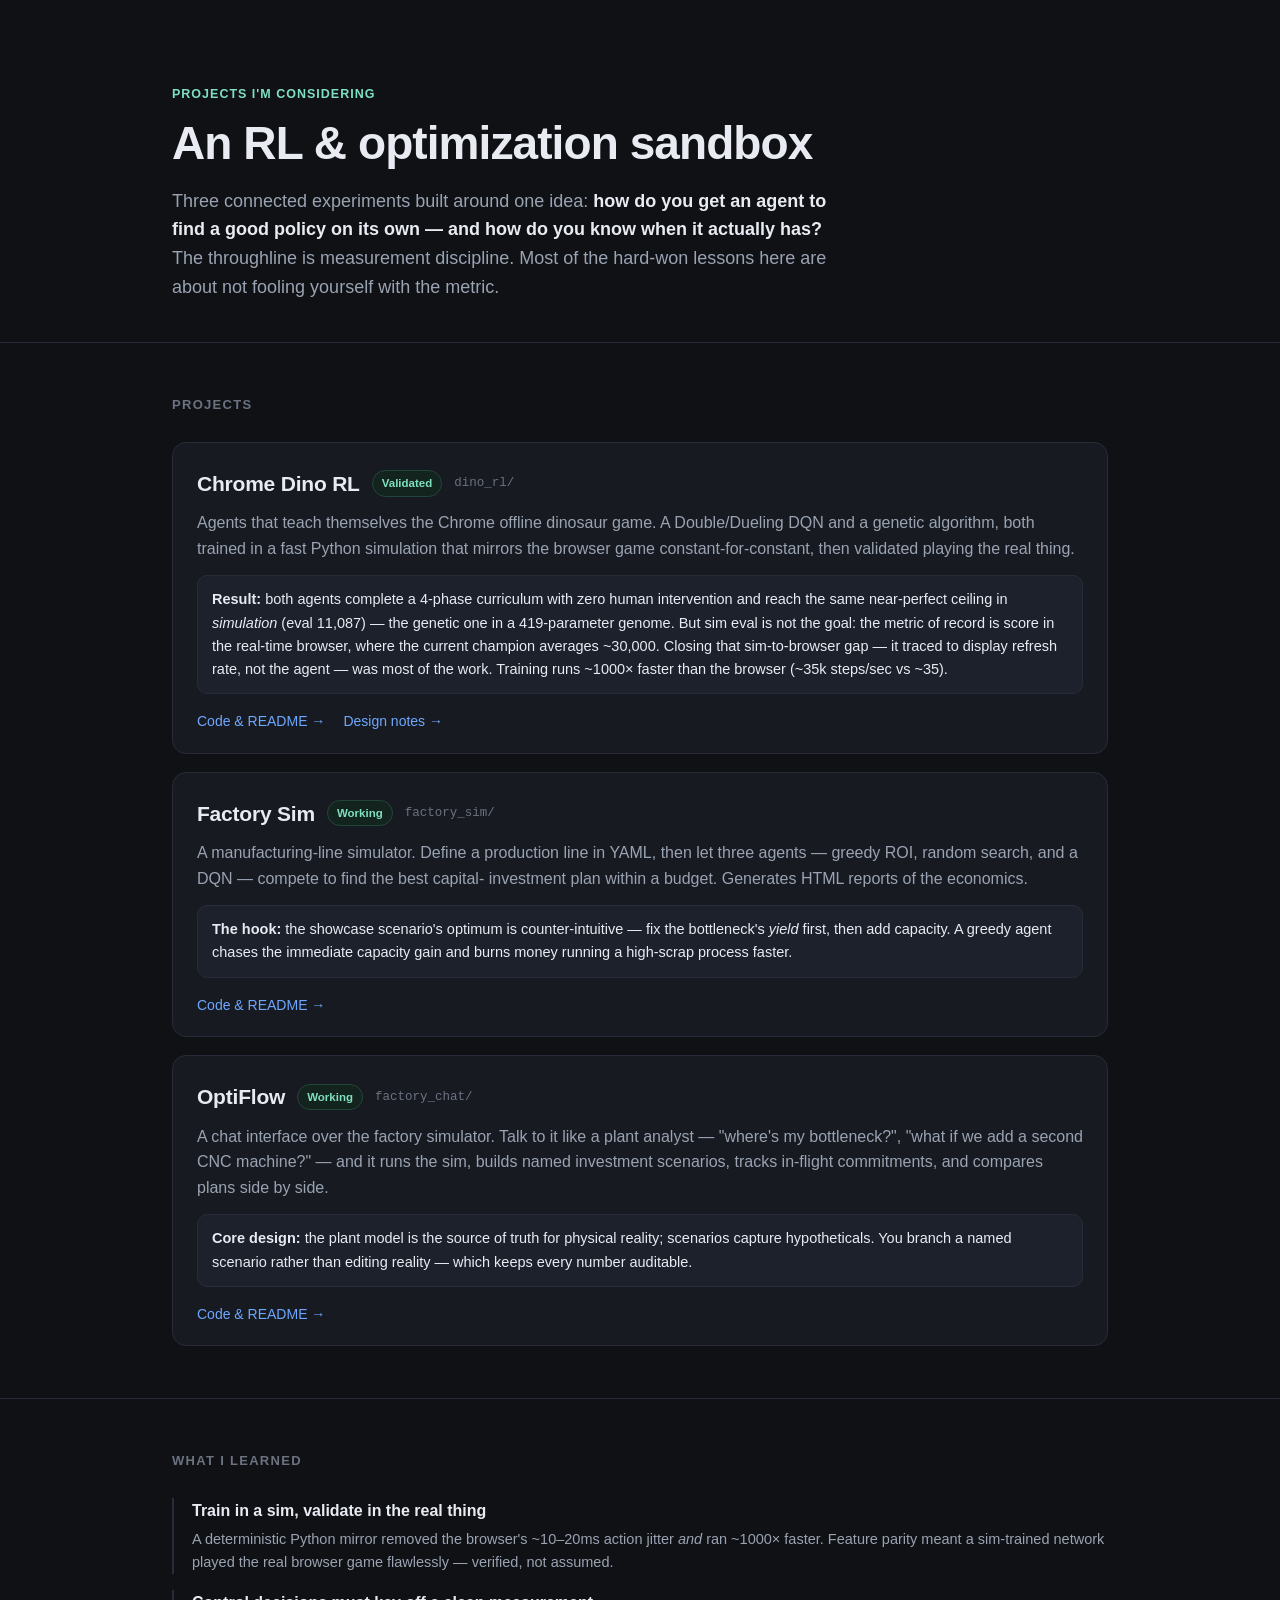
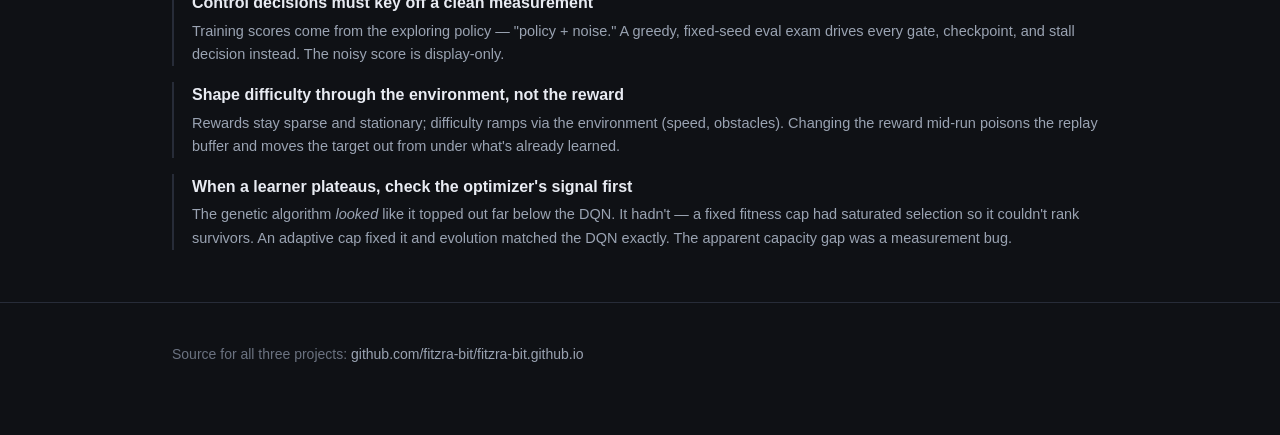
<file: index.html>
<!DOCTYPE html>
<html lang="en">
<head>
<meta charset="utf-8">
<meta name="viewport" content="width=device-width, initial-scale=1">
<title>Projects — RL &amp; Optimization Sandbox</title>
<meta name="description" content="A small collection of reinforcement-learning and optimization projects, built around one idea: how do you get an agent to find a good policy on its own — and how do you know when it actually has?">
<style>
  :root{
    --bg:#0f1115; --panel:#171a21; --panel-2:#1d212b; --line:#272c38;
    --ink:#e8ebf2; --muted:#9aa3b2; --faint:#6b7280;
    --accent:#6ea8fe; --accent-2:#7ee0c0; --warn:#f6c177;
    --maxw:980px;
  }
  *{box-sizing:border-box}
  html{scroll-behavior:smooth}
  body{
    margin:0; background:var(--bg); color:var(--ink);
    font:16px/1.6 -apple-system,BlinkMacSystemFont,"Segoe UI",Roboto,Helvetica,Arial,sans-serif;
    -webkit-font-smoothing:antialiased;
  }
  a{color:var(--accent); text-decoration:none}
  a:hover{text-decoration:underline}
  .wrap{max-width:var(--maxw); margin:0 auto; padding:0 22px}
  code{font:13px/1.4 ui-monospace,SFMono-Regular,Menlo,Consolas,monospace;
    background:var(--panel-2); border:1px solid var(--line);
    padding:1px 6px; border-radius:5px; color:var(--accent-2)}

  /* hero */
  header{padding:84px 0 40px; border-bottom:1px solid var(--line)}
  .eyebrow{color:var(--accent-2); font-weight:600; letter-spacing:.08em;
    text-transform:uppercase; font-size:12.5px; margin:0 0 14px}
  h1{font-size:clamp(30px,5vw,46px); line-height:1.1; margin:0 0 18px; letter-spacing:-.02em}
  .lede{font-size:18px; color:var(--muted); max-width:660px; margin:0}
  .lede strong{color:var(--ink); font-weight:600}

  /* section */
  section{padding:52px 0; border-bottom:1px solid var(--line)}
  h2{font-size:13px; letter-spacing:.1em; text-transform:uppercase;
    color:var(--faint); margin:0 0 26px; font-weight:700}

  /* cards */
  .grid{display:grid; gap:18px}
  .card{background:var(--panel); border:1px solid var(--line); border-radius:14px;
    padding:24px 24px 20px; transition:border-color .15s, transform .15s}
  .card:hover{border-color:#39414f; transform:translateY(-2px)}
  .card .top{display:flex; align-items:center; gap:12px; flex-wrap:wrap; margin-bottom:10px}
  .card h3{font-size:21px; margin:0; letter-spacing:-.01em}
  .badge{font-size:11.5px; font-weight:600; padding:3px 9px; border-radius:999px;
    border:1px solid var(--line); color:var(--muted); white-space:nowrap}
  .badge.ok{color:var(--accent-2); border-color:#23463c; background:#13231d}
  .tag{font-size:12.5px; color:var(--faint); font-family:ui-monospace,monospace}
  .card p{color:var(--muted); margin:.4em 0 0}
  .result{margin-top:14px; padding:12px 14px; background:var(--panel-2);
    border:1px solid var(--line); border-radius:10px; font-size:14.5px}
  .result b{color:var(--ink)}
  .links{margin-top:16px; display:flex; gap:18px; font-size:14px}
  .links a{display:inline-flex; align-items:center; gap:6px}

  /* learnings */
  .learn{display:grid; gap:16px}
  .learn .item{padding-left:18px; border-left:2px solid var(--line)}
  .learn h4{margin:0 0 4px; font-size:16px}
  .learn p{margin:0; color:var(--muted); font-size:14.5px}

  footer{padding:40px 0 70px; color:var(--faint); font-size:14px}
  footer a{color:var(--muted)}

  @media (max-width:560px){ header{padding:56px 0 32px} }
</style>
</head>
<body>

<header>
  <div class="wrap">
    <p class="eyebrow">Projects I'm considering</p>
    <h1>An RL &amp; optimization sandbox</h1>
    <p class="lede">Three connected experiments built around one idea: <strong>how do you get
    an agent to find a good policy on its own — and how do you know when it actually has?</strong>
    The throughline is measurement discipline. Most of the hard-won lessons here are about
    not fooling yourself with the metric.</p>
  </div>
</header>

<section>
  <div class="wrap">
    <h2>Projects</h2>
    <div class="grid">

      <div class="card">
        <div class="top">
          <h3>Chrome Dino RL</h3>
          <span class="badge ok">Validated</span>
          <span class="tag">dino_rl/</span>
        </div>
        <p>Agents that teach themselves the Chrome offline dinosaur game. A Double/Dueling DQN
        and a genetic algorithm, both trained in a fast Python simulation that mirrors the
        browser game constant-for-constant, then validated playing the real thing.</p>
        <div class="result">
          <b>Result:</b> both agents complete a 4-phase curriculum with zero human
          intervention and reach the same near-perfect ceiling in <i>simulation</i>
          (eval&nbsp;11,087) — the genetic one in a 419-parameter genome. But sim
          eval is not the goal: the metric of record is score in the real-time
          browser, where the current champion averages ~30,000. Closing that
          sim-to-browser gap — it traced to display refresh rate, not the agent —
          was most of the work. Training runs ~1000× faster than the browser
          (~35k&nbsp;steps/sec vs ~35).
        </div>
        <div class="links">
          <a href="https://github.com/fitzra-bit/fitzra-bit.github.io/tree/main/dino_rl">Code &amp; README →</a>
          <a href="https://github.com/fitzra-bit/fitzra-bit.github.io/blob/main/dino_rl/OVERHAUL.md">Design notes →</a>
        </div>
      </div>

      <div class="card">
        <div class="top">
          <h3>Factory Sim</h3>
          <span class="badge ok">Working</span>
          <span class="tag">factory_sim/</span>
        </div>
        <p>A manufacturing-line simulator. Define a production line in YAML, then let three
        agents — greedy ROI, random search, and a DQN — compete to find the best capital-
        investment plan within a budget. Generates HTML reports of the economics.</p>
        <div class="result">
          <b>The hook:</b> the showcase scenario's optimum is counter-intuitive — fix the
          bottleneck's <i>yield</i> first, then add capacity. A greedy agent chases the
          immediate capacity gain and burns money running a high-scrap process faster.
        </div>
        <div class="links">
          <a href="https://github.com/fitzra-bit/fitzra-bit.github.io/tree/main/factory_sim">Code &amp; README →</a>
        </div>
      </div>

      <div class="card">
        <div class="top">
          <h3>OptiFlow</h3>
          <span class="badge ok">Working</span>
          <span class="tag">factory_chat/</span>
        </div>
        <p>A chat interface over the factory simulator. Talk to it like a plant analyst —
        "where's my bottleneck?", "what if we add a second CNC machine?" — and it runs the
        sim, builds named investment scenarios, tracks in-flight commitments, and compares
        plans side by side.</p>
        <div class="result">
          <b>Core design:</b> the plant model is the source of truth for physical reality;
          scenarios capture hypotheticals. You branch a named scenario rather than editing
          reality — which keeps every number auditable.
        </div>
        <div class="links">
          <a href="https://github.com/fitzra-bit/fitzra-bit.github.io/tree/main/factory_chat">Code &amp; README →</a>
        </div>
      </div>

    </div>
  </div>
</section>

<section>
  <div class="wrap">
    <h2>What I learned</h2>
    <div class="learn">
      <div class="item">
        <h4>Train in a sim, validate in the real thing</h4>
        <p>A deterministic Python mirror removed the browser's ~10–20ms action jitter
        <em>and</em> ran ~1000× faster. Feature parity meant a sim-trained network played the
        real browser game flawlessly — verified, not assumed.</p>
      </div>
      <div class="item">
        <h4>Control decisions must key off a clean measurement</h4>
        <p>Training scores come from the exploring policy — "policy + noise." A greedy,
        fixed-seed eval exam drives every gate, checkpoint, and stall decision instead. The
        noisy score is display-only.</p>
      </div>
      <div class="item">
        <h4>Shape difficulty through the environment, not the reward</h4>
        <p>Rewards stay sparse and stationary; difficulty ramps via the environment (speed,
        obstacles). Changing the reward mid-run poisons the replay buffer and moves the
        target out from under what's already learned.</p>
      </div>
      <div class="item">
        <h4>When a learner plateaus, check the optimizer's signal first</h4>
        <p>The genetic algorithm <em>looked</em> like it topped out far below the DQN. It hadn't —
        a fixed fitness cap had saturated selection so it couldn't rank survivors. An adaptive
        cap fixed it and evolution matched the DQN exactly. The apparent capacity gap was a
        measurement bug.</p>
      </div>
    </div>
  </div>
</section>

<footer>
  <div class="wrap">
    Source for all three projects:
    <a href="https://github.com/fitzra-bit/fitzra-bit.github.io">github.com/fitzra-bit/fitzra-bit.github.io</a>
  </div>
</footer>

</body>
</html>
</file>
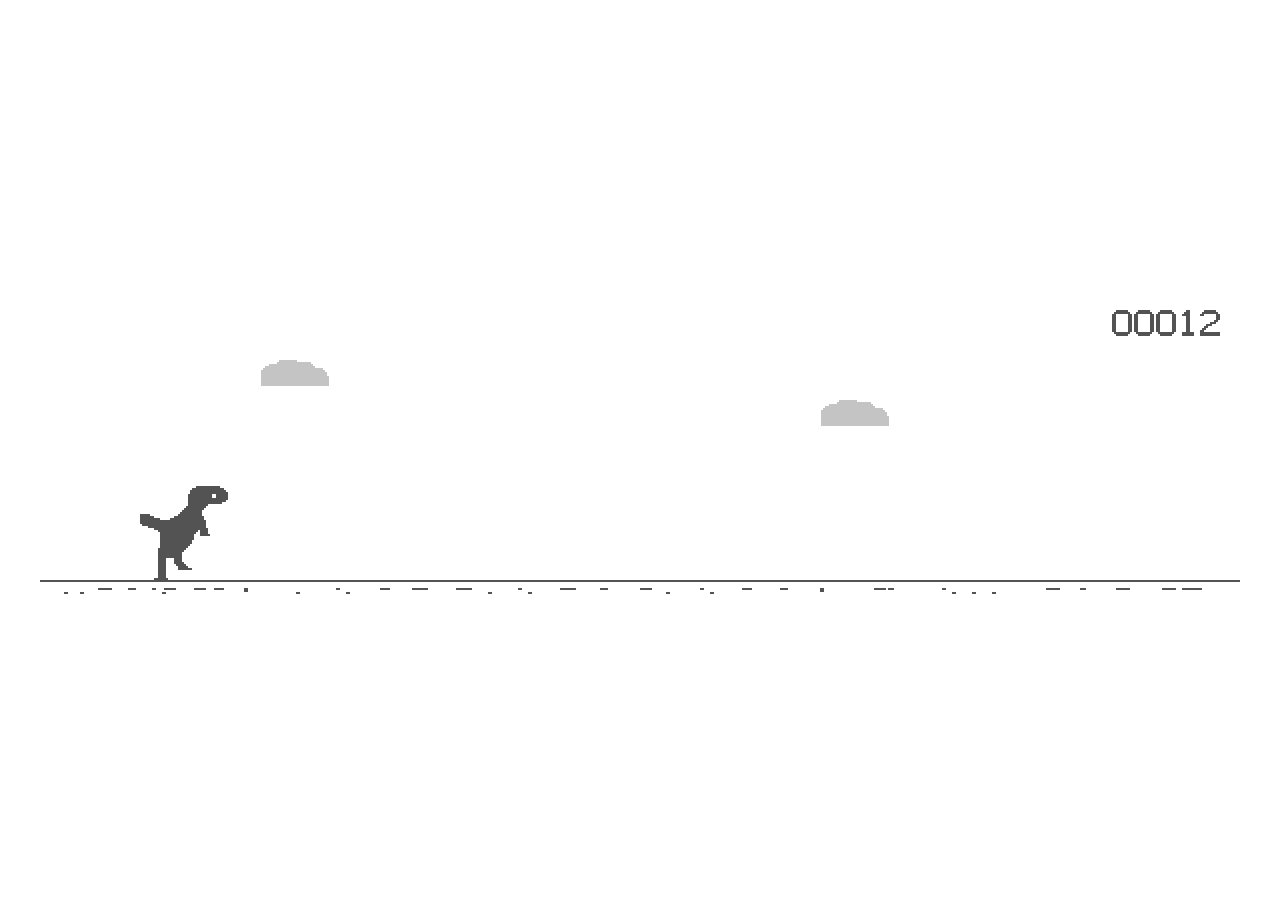
<file: dino_rl/game/dino.html>
<!DOCTYPE html>
<html>
<head>
<meta charset="UTF-8">
<title>Dino RL</title>
<style>
* { margin:0; padding:0; box-sizing:border-box; }
body { background:#fff; display:flex; align-items:center; justify-content:center; height:100vh; }
#wrap { position:relative; }
canvas { display:block; image-rendering: pixelated; }
</style>
</head>
<body>
<div id="wrap"><canvas id="c" width="1200" height="300"></canvas></div>
<script>
(function(){
"use strict";

// ════════════════════════════════════════════════════════════════════
//  Chrome Dino clone — physics & pace match the original Chromium
//  offline game (components/neterror/resources/offline.js).
//
//  Simulation runs in the ORIGINAL coordinate space: 600 × 150,
//  ground line at y=140 (BOTTOM_PAD 10), tRex ground yPos = 93.
//  Rendered at 2× scale onto a 1200×300 canvas.
//
//  The Runner.instance_ API matches what game/chrome_driver.py reads,
//  so the RL driver works unchanged.
//
//  Curriculum control via URL params (no file edits between phases):
//    ?birds=0|1        allow pterodactyls           (default 1)
//    ?birdmin=8.5      min speed before birds spawn (default 8.5, original)
//    ?maxspeed=13      speed cap                    (default 13, original)
//    ?accel=0.001      acceleration per frame       (default 0.001, original)
//  Example Phase-1 URL:  dino.html?birds=0
// ════════════════════════════════════════════════════════════════════

// ── URL-param curriculum config ──────────────────────────────────────
const Q = new URLSearchParams(location.search);
const ALLOW_BIRDS    = Q.get('birds')    !== '0';
const BIRD_MIN_SPEED = parseFloat(Q.get('birdmin')  || '8.5');
const MAX_SPEED      = parseFloat(Q.get('maxspeed') || '13');
const ACCELERATION   = parseFloat(Q.get('accel')    || '0.001');

// ── Original game constants ──────────────────────────────────────────
const W = 600, H = 150;            // simulation space (original)
const SCALE = 2;                   // render scale
const MS_PER_FRAME = 1000 / 60;    // physics normalised to 60fps frames
const BOTTOM_PAD   = 10;
const GROUND_LINE  = H - BOTTOM_PAD;        // 140 — feet / cactus base
const GRAVITY      = 0.6;
const INITIAL_JUMP_VELOCITY = -10;          // minus speed/10 at takeoff
const DROP_VELOCITY = -5;                   // ascent cap after max height
const MAX_JUMP_Y    = 30;                   // yPos above which ascent is capped
const SPEED_DROP_COEFFICIENT = 3;           // fast-fall multiplier (duck in air)
const INITIAL_SPEED = 6;
const GAP_COEFFICIENT = 0.6;
const MAX_GAP_COEFFICIENT = 1.5;
const MAX_OBSTACLE_LENGTH = 3;              // cactus group size
const MAX_OBSTACLE_DUPLICATION = 2;         // no 3 identical in a row
const CLEAR_TIME = 3000;                    // ms before first obstacle

// tRex dimensions (original sprite sizes)
const TREX = { X: 50, W: 44, H: 47, W_DUCK: 59, H_DUCK: 25 };
const TREX_GROUND_Y = GROUND_LINE - TREX.H;   // 93 — matches chrome_driver default

// Obstacle type definitions (original obstacle config)
const OB_TYPES = {
  CACTUS_SMALL: { w: 17, h: 35, yPos: 105, minGap: 120, multipleSpeed: 4 },
  CACTUS_LARGE: { w: 25, h: 50, yPos: 90,  minGap: 120, multipleSpeed: 7 },
  PTERODACTYL:  { w: 46, h: 40, yPositions: [100, 75, 50], minGap: 150,
                  minSpeed: BIRD_MIN_SPEED, speedOffset: 0.8 },
};

// ── Pixel-art sprites ────────────────────────────────────────────────
// Cell = 1 game px. '#' = body colour. Hand-drawn to match the
// original silhouettes at original sizes.

// Parse a sprite string → {w, h, rows}, padded/truncated to the declared size.
//
// NEVER throws, not even on a malformed sprite. bmp() runs at module scope,
// upstream of `window.Runner = {instance_: runner}`; a throw here would abort
// the IIFE, Runner would never exist, and chrome_driver.py swallows the
// resulting injection error — every episode would silently score zero with no
// stack trace anywhere. A console warning is the only safe failure mode.
function bmp(rows, w, h) {
  const mw = Math.max(...rows.map(r => r.length));
  w = w || mw;
  h = h || rows.length;
  if (mw > w || rows.length !== h) {
    console.warn('[dino sprite] declared ' + w + 'x' + h +
                 ', measured ' + mw + 'x' + rows.length);
  }
  const padded = rows.map(r =>
    r.length < w ? r + '.'.repeat(w - r.length) : r.slice(0, w));
  // h always follows rows.length so renderSprite's y < b.h loop cannot read
  // an undefined row even if the declared height disagrees.
  return { w: w, h: rows.length, rows: padded };
}

// T-Rex standing/running body 44×47 — head right, tail left.
const DINO_BODY = bmp([   // T-Rex body 44x34 — legs blit at LEG_OFFSET_Y below this
"............................############....",
"..........................################..",
".........................##################.",
".........................###################",
"........................############..######",
"........................############..######",
"........................####################",
"........................###################.",
"........................#################...",
"........................##########..........",
".......................##########...........",
"......................##########............",
".....................##########.............",
"....................###########.............",
"#####..............############.............",
"#######..........###############............",
"##########.....#################............",
"#################################...........",
"#################################...........",
".################################...........",
"....#############################...........",
".......###########################..........",
".........####################.####..........",
"..........##################..####..........",
"..........#################...#####.........",
"..........#################.................",
"..........#################.................",
"..........################..................",
"..........################..................",
"..........###############...................",
"..........##############....................",
".........##############.....................",
".........#############......................",
".........############......................."], 44, 34);

// Leg frames drawn below the body block (rows 33-46 of the 47px sprite)
const LEGS_RUN_A = bmp([   // near leg planted, far leg lifted and swung forward
".........############.......................",
".........############.......................",
".........############.......................",
".........####....####.......................",
".........####....####.......................",
".........####....#####......................",
".........####.....#####.....................",
".........####......#####....................",
".........####......#######..................",
".........####...............................",
".........####...............................",
".........####...............................",
".........####...............................",
".......#######.............................."], 44, 14);
const LEGS_RUN_B = bmp([   // far leg planted, near leg lifted and swung back
".........############.......................",
".........############.......................",
".........############.......................",
".........####....####.......................",
".........####....####.......................",
"........#####....####.......................",
".......#####.....####.......................",
"......#####......####.......................",
"....#######......####.......................",
".................####.......................",
".................####.......................",
".................####.......................",
".................####.......................",
"................#######....................."], 44, 14);
const LEGS_STAND = bmp([   // both feet planted (jump / idle / dead)
".........############.......................",
".........############.......................",
".........############.......................",
".........####....####.......................",
".........####....####.......................",
".........####....####.......................",
".........####....####.......................",
".........####....####.......................",
".........####....####.......................",
".........####....####.......................",
".........####....####.......................",
".........####....####.......................",
".........####....####.......................",
".......#######..#######....................."], 44, 14);

// Ducking T-Rex 59×25 — long flat body, head low at right.
const DINO_DUCK = bmp([   // ducking T-Rex 59x25 — snout leads, feet flush at row 24
"............................................#########......",
"...........................................#####..####.....",
"..........................................######..####.....",
"####......................................############.....",
"######................................################.....",
"########.........................###################.......",
".#########..............##########################.........",
"..###########...################################...........",
"....###########################################............",
"....##########################################.............",
"....#########################################..............",
"....########################################...............",
".....#####################################.................",
".......################################....................",
"........###########################........................",
".........#####################.............................",
"..........###############..................................",
"..........####..####.......................................",
"..........####..####.......................................",
"..........##.....##........................................",
"..........##.....##........................................",
"..........##.....##........................................",
"..........##.....##........................................",
"..........##.....##........................................",
"........######.######......................................"], 59, 25);

// Small cactus 17×35
const CACTUS_S = bmp([   // small cactus 17x35
"......#####......",
"......#####......",
"......#####......",
"......#####......",
".##...#####...##.",
"###...#####...###",
"###...#####...###",
"###...#####...###",
"###...#####...###",
"###...#####...###",
"###...#####...###",
"###...#####...###",
"###...#####...###",
"###...#####...###",
".###..#####..###.",
"..###.#####.###..",
"...###########...",
"....#########....",
".....#######.....",
"......#####......",
"......#####......",
"......#####......",
"......#####......",
"......#####......",
"......#####......",
"......#####......",
"......#####......",
"......#####......",
"......#####......",
"......#####......",
"......#####......",
"......#####......",
"......#####......",
"......#####......",
"......#####......"], 17, 35);

// Large cactus 25×50
const CACTUS_L = bmp([   // large cactus 25x50
".........#######.........",
".........#######.........",
".........#######.........",
".........#######.........",
".........#######.........",
".........#######.........",
".####....#######....####.",
"#####....#######....#####",
"#####....#######....#####",
"#####....#######....#####",
"#####....#######....#####",
"#####....#######....#####",
"#####....#######....#####",
"#####....#######....#####",
"#####....#######....#####",
"#####....#######....#####",
"#####....#######....#####",
"#####....#######....#####",
"#####....#######....#####",
"#####....#######....#####",
"#####....#######....#####",
".#####...#######...#####.",
"..#####..#######..#####..",
"...###################...",
".....###############.....",
".......###########.......",
".........#######.........",
".........#######.........",
".........#######.........",
".........#######.........",
".........#######.........",
".........#######.........",
".........#######.........",
".........#######.........",
".........#######.........",
".........#######.........",
".........#######.........",
".........#######.........",
".........#######.........",
".........#######.........",
".........#######.........",
".........#######.........",
".........#######.........",
".........#######.........",
".........#######.........",
".........#######.........",
".........#######.........",
".........#######.........",
".........#######.........",
".........#######........."], 25, 50);

// Pterodactyl 46×40 — flies left (beak toward dino), two wing frames
const BIRD_UP = bmp([   // wing raised; beak/head/body/tail shared with BIRD_DOWN
"..............................................",
"..............................................",
"..............................#######.........",
".............................########.........",
"............................#########.........",
"............................#########.........",
"...........................#########..........",
"...........................#########..........",
"..........................#########...........",
"..........................#########...........",
".........................#########............",
".........................########.............",
".........................#######..............",
".......................##########.............",
"......................#############...........",
".............########################.........",
"...........###########################........",
"..........####..#######################.......",
"......########..########################......",
"..#######################################.....",
"###########################################...",
"....#########################################.",
".........#####################################",
".............################################.",
"....................#####################.....",
".....................################.........",
"......................############............",
".......................#########..............",
"........................#######...............",
".........................#####................",
"..............................................",
"..............................................",
"..............................................",
"..............................................",
"..............................................",
"..............................................",
"..............................................",
"..............................................",
"..............................................",
".............................................."], 46, 40);
const BIRD_DOWN = bmp([   // wing swept below; body identical to BIRD_UP
"..............................................",
"..............................................",
"..............................................",
"..............................................",
"..............................................",
"..............................................",
"..............................................",
"..............................................",
"..............................................",
"..............................................",
"..............................................",
"..............................................",
".........................#######..............",
".......................##########.............",
"......................#############...........",
".............########################.........",
"...........###########################........",
"..........####..#######################.......",
"......########..########################......",
"..#######################################.....",
"###########################################...",
"....#########################################.",
".........#####################################",
".............################################.",
"....................#####################.....",
".....................################.........",
"......................############............",
".......................#########..............",
"........................#######...............",
".........................#####................",
".........................######...............",
"........................#######...............",
".......................#######................",
".......................#######................",
"......................#######.................",
"......................#######.................",
".....................#######..................",
".....................#######..................",
"....................#######...................",
".............................................."], 46, 40);

// Cloud 46×14
const CLOUD = bmp([   // cloud 46x14 — soft lobed top, flat base
"................#########.....................",
"...............#################..............",
"...........######################.............",
".........#########################............",
"........##############################........",
".......################################.......",
".......#################################......",
".......#################################......",
".......##################################.....",
".......##################################.....",
".......##################################.....",
".......##################################.....",
".......##################################.....",
".............................................."], 46, 14);

// ── Canvas ───────────────────────────────────────────────────────────
const canvas = document.getElementById('c');
const ctx    = canvas.getContext('2d');
ctx.imageSmoothingEnabled = false;

// Monochrome by design — #535353 on #ffffff IS the identity of this game.
// The extra entries are achromatic tints of the body colour, giving recessive
// elements (cloud, HI block, dust, shadow) a legible depth ramp toward white.
const PALETTE = {
  body:    '#535353',
  bg:      '#ffffff',
  cloud:   '#c4c4c4',   // was #dadada — ~10% luminance on white, near-invisible
  score:   '#535353',
  scoreHi: '#a0a0a0',
  dust:    ['#9a9a9a', '#bdbdbd', '#dcdcdc'],
  shadow:  '#e4e4e4',
};
const BODY_COL = PALETTE.body;   // renderSprite's default colour argument
const BG_COL   = PALETTE.bg;

// Pre-render sprites to offscreen canvases for fast blitting
function renderSprite(b, col) {
  const oc = document.createElement('canvas');
  oc.width = b.w * SCALE; oc.height = b.h * SCALE;
  const c2 = oc.getContext('2d');
  c2.fillStyle = col || BODY_COL;
  for (let y = 0; y < b.h; y++) {
    const row = b.rows[y];
    for (let x = 0; x < row.length; x++) {
      if (row[x] === '#') c2.fillRect(x * SCALE, y * SCALE, SCALE, SCALE);
    }
  }
  return oc;
}

const SPR = {
  body:     renderSprite(DINO_BODY),
  legsA:    renderSprite(LEGS_RUN_A),
  legsB:    renderSprite(LEGS_RUN_B),
  legsStand:renderSprite(LEGS_STAND),
  duck:     renderSprite(DINO_DUCK),
  cactusS:  renderSprite(CACTUS_S),
  cactusL:  renderSprite(CACTUS_L),
  birdUp:   renderSprite(BIRD_UP),
  birdDown: renderSprite(BIRD_DOWN),
  cloud:    renderSprite(CLOUD, PALETTE.cloud),
};

// Legs blit this far below the body's origin; equals DINO_BODY.h - 1 so the
// two sprites compose into one continuous TREX.H (47px) dino.
const LEG_OFFSET_Y = 33;

// ── Bitmap HUD font ──────────────────────────────────────────────────
// 10x13 pixel glyphs replace canvas fillText, which was the one antialiased
// element on an otherwise pixel-perfect screen. Pre-rendering two colour sets
// also removes the last ctx.font / textAlign state from the draw path.
const FONT_W = 10, FONT_H = 13, FONT_PITCH = 11;

const GLYPH_SRC = {
  '0': ["..######..",".########.","##......##","##......##","##......##","##......##","##......##","##......##","##......##","##......##","##......##",".########.","..######.."],
  '1': ["....##....","...###....","..####....","....##....","....##....","....##....","....##....","....##....","....##....","....##....","....##....","..######..","..######.."],
  '2': ["..######..",".########.","##......##","........##","........##",".......##.",".....###..","...###....","..##......",".##.......","##........","##########","##########"],
  '3': ["..######..",".########.","##......##","........##","........##","....#####.","....#####.","........##","........##","##......##","##......##",".########.","..######.."],
  '4': ["......##..",".....###..","....####..","...##.##..","..##..##..",".##...##..","##....##..","##########","##########","......##..","......##..","......##..","......##.."],
  '5': ["##########","##########","##........","##........","##........","########..",".########.","........##","........##","##......##","##......##",".########.","..######.."],
  '6': ["...#####..","..######..",".##.......","##........","##........","########..",".########.","##......##","##......##","##......##","##......##",".########.","..######.."],
  '7': ["##########","##########","........##","........##",".......##.",".......##.","......##..","......##..",".....##...",".....##...","....##....","....##....","....##...."],
  '8': ["..######..",".########.","##......##","##......##",".########.","..######..",".########.","##......##","##......##","##......##","##......##",".########.","..######.."],
  '9': ["..######..",".########.","##......##","##......##","##......##",".########.","..#######.","........##","........##","........##",".......##.","..######..","..#####..."],
  'H': ["##......##","##......##","##......##","##......##","##......##","##########","##########","##......##","##......##","##......##","##......##","##......##","##......##"],
  'I': ["..######..","..######..","....##....","....##....","....##....","....##....","....##....","....##....","....##....","....##....","....##....","..######..","..######.."],
  'A': ["..######..",".########.","##......##","##......##","##......##","##......##","##########","##########","##......##","##......##","##......##","##......##","##......##"],
  'E': ["##########","##########","##........","##........","##........","########..","########..","##........","##........","##........","##........","##########","##########"],
  'G': ["..######..",".########.","##......##","##........","##........","##...#####","##...#####","##......##","##......##","##......##","##......##",".########.","..######.."],
  'M': ["##......##","###....###","####..####","##.####.##","##..##..##","##......##","##......##","##......##","##......##","##......##","##......##","##......##","##......##"],
  'O': ["..######..",".########.","##......##","##......##","##......##","##......##","##......##","##......##","##......##","##......##","##......##",".########.","..######.."],
  'R': ["########..","#########.","##......##","##......##","##......##","#########.","########..","##..##....","##..###...","##...###..","##....###.","##.....###","##......##"],
  'V': ["##......##","##......##","##......##","##......##","##......##","##......##",".##....##.",".##....##.","..##..##..","..##..##..","...####...","....##....","....##...."],
};

const FONT    = {};   // live score / GAME OVER
const FONT_HI = {};   // recessive HI block
for (const ch in GLYPH_SRC) {
  const b = bmp(GLYPH_SRC[ch], FONT_W, FONT_H);
  FONT[ch]    = renderSprite(b, PALETTE.score);
  FONT_HI[ch] = renderSprite(b, PALETTE.scoreHi);
}

// The `if (g)` guard is load-bearing: draw() runs synchronously inside
// window.stepFrames() before the state object is returned, so an unmapped
// character must render blank rather than throw an exception at the driver.
// A space has no glyph and simply advances by the pitch.
function drawText(str, gx, gy, font) {
  for (let i = 0; i < str.length; i++) {
    const g = font[str[i]];
    if (g) blit(g, gx + i * FONT_PITCH, gy);
  }
}

function blit(spr, gx, gy) {   // game coords → screen
  ctx.drawImage(spr, Math.round(gx * SCALE), Math.round(gy * SCALE));
}

// Axis-aligned fill in game coords. Rounds like blit() so decorative rects
// land on the same pixel grid as sprites.
function rect(gx, gy, gw, gh, col) {
  if (col) ctx.fillStyle = col;
  ctx.fillRect(Math.round(gx) * SCALE, Math.round(gy) * SCALE, gw * SCALE, gh * SCALE);
}

// ── Ground strip ──────────────────────────────────────────────────────
// Private xorshift, seeded with a literal. Used ONLY here, at module init.
// It must never be replaced with Math.random(): gapFor/pickType/spawnObstacle
// draw from the global stream, so adding or removing a consumer there would
// reshuffle every future obstacle sequence.
function mkRand(seed) {
  let s = seed >>> 0;
  return function () {
    s ^= s << 13; s >>>= 0;
    s ^= s >>> 17;
    s ^= s << 5;  s >>>= 0;
    return s / 4294967296;
  };
}

const GROUND_STRIP_W = 2400;   // visible repeat: once per ~3.1s at top speed
const GROUND_STRIP_H = 10;     // GROUND_LINE + 10 === H === 150; do not enlarge

const GROUND_STRIP = (function () {
  const oc = document.createElement('canvas');
  oc.width  = GROUND_STRIP_W * SCALE;
  oc.height = GROUND_STRIP_H * SCALE;
  const g = oc.getContext('2d');
  g.imageSmoothingEnabled = false;
  g.fillStyle = BODY_COL;
  const px = (x, y, w, h) => g.fillRect(x * SCALE, y * SCALE, w * SCALE, h * SCALE);

  px(0, 0, GROUND_STRIP_W, 1);          // the ground line itself (row 0 = y140)

  // Motifs sit on rows 4 and 6 — exactly where the old bumps sat, so the
  // ground band does not visually move.
  const r = mkRand(0x1D0D0);
  let x = 0;
  while (x < GROUND_STRIP_W - 24) {
    const k = r();
    if (k < 0.40)      px(x, 4, 3 + ((r() * 6) | 0), 1);          // dash
    else if (k < 0.65) px(x, 6, 2, 1);                            // pebble
    else if (k < 0.85) { px(x, 4, 2, 1); px(x + 5, 6, 2, 1); }    // speckle pair
    else               { px(x, 4, 2, 2); }                        // tuft
    x += 6 + ((r() * 22) | 0);
  }
  return oc;
})();

// ── Game state ───────────────────────────────────────────────────────
let dinoY        = TREX_GROUND_Y;
let jumpVelocity = 0;
let jumping      = false;
let ducking      = false;
let speedDrop    = false;
let crashed      = false;
let started      = false;
let distanceRan  = 0;        // displayed-score units (×0.025 like original meter)
let rawDistance  = 0;        // original distanceRan units (speed/frame)
let currentSpeed = INITIAL_SPEED;
let highScore    = 0;
let runningTime  = 0;        // ms since episode start (CLEAR_TIME gate)
let obstacles    = [];       // {type, x, y, w, h, gap, group, speedOffset}
let obstacleHistory = [];    // last spawned type names (duplication rule)
let obstacleCount = 0;
let clouds       = [{x: 200, y: 30}, {x: 480, y: 50}];
let obstaclesCleared = 0;    // authoritative clear counter (RL reward source)
let deathCause   = null;     // what killed the dino (RL diagnostics)
let groundOffset = 0;
let legFrame     = 0;
let wingFrame    = 0;
let lastTime     = null;
let animId       = null;

// ── TRex interface (driven by chrome_driver.py JS injection) ────────
const tRex = {
  get yPos()        { return dinoY; },
  get jumping()     { return jumping; },
  get ducking()     { return ducking; },
  get jumpVelocity(){ return jumpVelocity; },
  startJump(speed) {
    if (!jumping && !crashed) {
      jumping      = true;
      ducking      = false;
      speedDrop    = false;
      jumpVelocity = INITIAL_JUMP_VELOCITY - (speed || currentSpeed) / 10;
    }
  },
  setDuck(v) {
    if (crashed) return;
    if (v) {
      if (jumping) {
        speedDrop = true;          // original: duck mid-air = fast fall
      } else {
        ducking = true;
      }
    } else {
      ducking   = false;
      speedDrop = false;
    }
  },
};

// ── Runner interface ─────────────────────────────────────────────────
const runner = {
  get crashed()      { return crashed; },
  get distanceRan()  { return distanceRan; },
  get currentSpeed() { return currentSpeed; },
  get obstaclesCleared() { return obstaclesCleared; },
  get deathCause()   { return deathCause; },
  get runningTime()  { return runningTime; },   // ms; for timing-jitter measurement
  get groundYPos()   { return TREX_GROUND_Y; },
  get tRex()         { return tRex; },
  get started()      { return started; },
  set started(v)     { started = !!v; },
  get activated()    { return started; },
  set activated(v)   { started = !!v; },

  get horizon() {
    return {
      obstacles: obstacles.map(ob => ({
        xPos:  ob.x,
        yPos:  ob.y,
        width: ob.w,
        typeConfig: { height: ob.h, type: ob.type },
      })),
    };
  },

  restart() {
    crashed      = false;
    distanceRan  = 0;
    rawDistance  = 0;
    currentSpeed = INITIAL_SPEED;
    dinoY        = TREX_GROUND_Y;
    jumpVelocity = 0;
    jumping      = false;
    ducking      = false;
    speedDrop    = false;
    runningTime  = 0;
    obstacles    = [];
    obstacleHistory = [];
    obstacleCount   = 0;
    obstaclesCleared = 0;
    deathCause   = null;
    groundOffset = 0;
    started      = true;
    lastTime     = null;
    // In lockstep mode the agent drives stepping; don't resume the rAF loop.
    if (!window.__lockstep && !animId) animId = requestAnimationFrame(loop);
  },
};

window.Runner = { instance_: runner };

// ── Keyboard (human play / demos) ────────────────────────────────────
document.addEventListener('keydown', e => {
  if (e.code === 'Space' || e.code === 'ArrowUp') {
    e.preventDefault();
    if (crashed) runner.restart();
    else { started = true; tRex.startJump(currentSpeed); }
  } else if (e.code === 'ArrowDown') {
    e.preventDefault();
    tRex.setDuck(true);
  }
});
document.addEventListener('keyup', e => {
  if (e.code === 'ArrowDown') tRex.setDuck(false);
});

// ── Obstacle spawning (original gap math) ────────────────────────────
function gapFor(typeCfg, width, speed) {
  const minGap = Math.round(width * speed + typeCfg.minGap * GAP_COEFFICIENT);
  const maxGap = Math.round(minGap * MAX_GAP_COEFFICIENT);
  return minGap + Math.floor(Math.random() * (maxGap - minGap));
}

function pickType() {
  const names = ['CACTUS_SMALL', 'CACTUS_LARGE'];
  if (ALLOW_BIRDS && currentSpeed >= OB_TYPES.PTERODACTYL.minSpeed) {
    names.push('PTERODACTYL');
  }
  // Original duplication rule: max 2 identical in a row
  let name, tries = 0;
  do {
    name = names[Math.floor(Math.random() * names.length)];
    tries++;
  } while (tries < 5 &&
           obstacleHistory.length >= MAX_OBSTACLE_DUPLICATION &&
           obstacleHistory.slice(-MAX_OBSTACLE_DUPLICATION).every(n => n === name));
  return name;
}

function spawnObstacle() {
  const name = pickType();
  const cfg  = OB_TYPES[name];
  obstacleCount++;

  if (name === 'PTERODACTYL') {
    const y = cfg.yPositions[Math.floor(Math.random() * cfg.yPositions.length)];
    obstacles.push({
      type: name, x: W, y, w: cfg.w, h: cfg.h,
      gap: gapFor(cfg, cfg.w, currentSpeed),
      speedOffset: Math.random() > 0.5 ? cfg.speedOffset : -cfg.speedOffset,
      group: 1,
    });
  } else {
    // Group size: original allows multiples once speed > multipleSpeed
    let group = 1;
    if (currentSpeed > cfg.multipleSpeed) {
      group = 1 + Math.floor(Math.random() * MAX_OBSTACLE_LENGTH);
    }
    const w = cfg.w * group;
    obstacles.push({
      type: name, x: W, y: cfg.yPos, w, h: cfg.h,
      gap: gapFor(cfg, w, currentSpeed),
      speedOffset: 0,
      group,
    });
  }
  obstacleHistory.push(name);
  if (obstacleHistory.length > 4) obstacleHistory.shift();
}

// ── Collision (effective boxes tuned to reproduce original behavior) ─
//   low bird (y=100): hits both standing & ducking → must jump
//   mid bird (y=75):  hits standing, clears ducking → must duck
//   high bird (y=50): clears standing → run under
function checkCollision() {
  let dx, dy, dw, dh;
  if (ducking) {
    dx = TREX.X + 2;  dy = GROUND_LINE - TREX.H_DUCK;
    dw = TREX.W_DUCK - 8;  dh = TREX.H_DUCK;
  } else {
    dx = TREX.X + 6;  dy = dinoY + 2;
    dw = TREX.W - 14;  dh = TREX.H - 4;
  }

  for (const ob of obstacles) {
    let ox, oy, ow, oh;
    if (ob.type === 'PTERODACTYL') {
      ox = ob.x + 12; oy = ob.y + 10;
      ow = ob.w - 24; oh = ob.h - 18;
    } else {
      ox = ob.x + 2;  oy = ob.y + 2;
      ow = ob.w - 4;  oh = ob.h - 2;
    }
    if (dx < ox + ow && dx + dw > ox && dy < oy + oh && dy + dh > oy) {
      if (ob.type === 'PTERODACTYL') {
        const label = {100: 'low', 75: 'mid', 50: 'high'}[ob.y] || '?';
        return 'bird_' + label;
      }
      return ob.type.toLowerCase();
    }
  }
  return null;
}

// ── Update (dt-based, original frame normalisation) ─────────────────
function update(dt) {
  if (crashed || !started) return;

  const fe = dt / MS_PER_FRAME;      // framesElapsed — original normalisation
  runningTime += dt;

  // Jump physics (original updateJump)
  if (jumping) {
    const mult = speedDrop ? SPEED_DROP_COEFFICIENT : 1;
    dinoY        += jumpVelocity * mult * fe;
    jumpVelocity += GRAVITY * fe;
    // Cap ascent once max height reached (original endJump behavior)
    if (dinoY < MAX_JUMP_Y && jumpVelocity < DROP_VELOCITY) {
      jumpVelocity = DROP_VELOCITY;
    }
    if (dinoY >= TREX_GROUND_Y) {
      dinoY        = TREX_GROUND_Y;
      jumpVelocity = 0;
      jumping      = false;
      speedDrop    = false;
    }
  }

  // Obstacles move at game speed (+ bird offset); count clears on pass
  for (const ob of obstacles) {
    ob.x -= (currentSpeed + (ob.speedOffset || 0)) * fe;
    if (!ob.counted && ob.x + ob.w < TREX.X) {
      ob.counted = true;
      obstaclesCleared++;
    }
  }
  obstacles = obstacles.filter(ob => ob.x + ob.w > -10);

  // Spawn: original horizon logic — first obstacle after CLEAR_TIME,
  // then each next when the gap behind the last one has scrolled in.
  if (runningTime > CLEAR_TIME) {
    if (obstacles.length === 0) {
      spawnObstacle();
    } else {
      const last = obstacles[obstacles.length - 1];
      if (W - (last.x + last.w) > last.gap) spawnObstacle();
    }
  }

  // Distance & speed (original: distance += speed·fe, accel per frame)
  rawDistance += currentSpeed * fe;
  distanceRan  = rawDistance * 0.025;          // displayed-score units
  if (currentSpeed < MAX_SPEED) {
    currentSpeed = Math.min(MAX_SPEED, currentSpeed + ACCELERATION * fe);
  }

  groundOffset = (groundOffset + currentSpeed * fe) % 60;
  legFrame  = (legFrame  + fe / 6) % 1;     // original run anim ~12fps
  wingFrame = (wingFrame + fe / 12) % 1;    // bird flap slower

  // Clouds drift at fraction of speed
  for (const cl of clouds) {
    cl.x -= currentSpeed * 0.2 * fe;
    if (cl.x < -50) { cl.x = W + 30; cl.y = 20 + Math.random() * 40; }
  }

  const cause = checkCollision();
  if (cause !== null) {
    crashed = true;
    deathCause = cause;
    if (distanceRan > highScore) highScore = distanceRan;
  }
}

// ── Draw ─────────────────────────────────────────────────────────────
// Scroll phase is a PURE FUNCTION of rawDistance, never an accumulator:
// draw() runs once per stepFrames(n) batch in lockstep and not at all while the
// rAF loop is halted, so anything integrated in here would advance at a rate
// coupled to the agent's action_repeat and drift over thousands of episodes.
// rawDistance advances at exactly groundOffset's rate and restart() already
// zeroes it, so the ground snaps back every episode with nothing added to the
// reset list.
//
// NOTE: groundOffset (update() line ~685, restart() reset list) is deliberately
// left in place though the renderer no longer reads it. Removing it would mean
// editing update() and runner.restart(), both of which are RL-driver contract.
function drawGround() {
  const ph = Math.round(rawDistance % GROUND_STRIP_W);
  const y  = GROUND_LINE * SCALE;
  ctx.drawImage(GROUND_STRIP, -ph * SCALE, y);
  if (ph > GROUND_STRIP_W - W) {
    ctx.drawImage(GROUND_STRIP, (GROUND_STRIP_W - ph) * SCALE, y);
  }
}

// ── Contact layer (draw-owned state only) ────────────────────────────
// These three scalars live here, not in the game-state block, because they are
// rendering state: advanced in draw(), never in update(), never read back into
// the simulation. They are fixed scalars — no array that could grow across the
// thousands of episodes the driver runs in one JS context.
let fxPrevJump = false;
let fxDustAt   = -1e9;
let fxLastRaw  = 0;

function drawContact() {
  // Episode restart detected in the draw layer. This is deliberately NOT a
  // hook in runner.restart(): that function is RL-driver contract, and
  // setupScenario() runs through it with post-restart overrides.
  if (rawDistance < fxLastRaw) { fxDustAt = -1e9; fxPrevJump = false; }
  fxLastRaw = rawDistance;

  // Landing edge — needs no hook in update().
  if (!crashed && fxPrevJump && !jumping) fxDustAt = rawDistance;
  fxPrevJump = jumping;

  // Shadow narrows with altitude. Reads dinoY, writes nothing.
  if (jumping && !crashed) {
    const h = TREX_GROUND_Y - dinoY;
    const w = Math.max(10, 26 - Math.min(16, h * 0.28));
    rect(TREX.X + 6 + (26 - w) / 2, GROUND_LINE + 2, w, 1, PALETTE.shadow);
  }

  // Dust ages in DISTANCE, and is drawn at (landing spot - age), which pins it
  // to the world and scrolls it left at exactly ground speed for free.
  const age = rawDistance - fxDustAt;
  if (age >= 0 && age < 26) {
    const col = PALETTE.dust[age < 9 ? 0 : age < 18 ? 1 : 2];
    const x   = TREX.X + 6 - age;
    rect(x,     GROUND_LINE - 1, 2, 1, col);
    rect(x + 5, GROUND_LINE - 3, 2, 1, col);
    rect(x - 4, GROUND_LINE - 2, 1, 1, col);
  }
}

// distanceRan and its 0.025 coefficient are the API score the driver reads —
// format them here, never redefine them.
function drawScore() {
  const cur = String(Math.floor(distanceRan)).padStart(5, '0');
  const gx  = W - 10 - 5 * FONT_PITCH + 1;   // right edge at x = W - 10
  drawText(cur, gx, 5, FONT);

  // Only once there is a score worth showing — "HI 00000" is noise.
  if (Math.floor(highScore) > 0) {
    const hiStr = 'HI ' + String(Math.floor(highScore)).padStart(5, '0');
    drawText(hiStr, gx - 8 - hiStr.length * FONT_PITCH, 5, FONT_HI);
  }
}

function drawDino() {
  if (ducking && !jumping) {
    blit(SPR.duck, TREX.X, GROUND_LINE - TREX.H_DUCK);
    return;
  }
  blit(SPR.body, TREX.X, dinoY);
  const legs = jumping ? SPR.legsStand
             : (legFrame < 0.5 ? SPR.legsA : SPR.legsB);
  blit(legs, TREX.X, dinoY + LEG_OFFSET_Y);
}

function drawObstacle(ob) {
  if (ob.type === 'PTERODACTYL') {
    blit(wingFrame < 0.5 ? SPR.birdUp : SPR.birdDown, ob.x, ob.y);
  } else {
    const spr = ob.type === 'CACTUS_SMALL' ? SPR.cactusS : SPR.cactusL;
    const unit = OB_TYPES[ob.type].w;
    for (let i = 0; i < ob.group; i++) {
      blit(spr, ob.x + i * unit, ob.y);
    }
  }
}

function draw() {
  ctx.fillStyle = BG_COL;
  ctx.fillRect(0, 0, W * SCALE, H * SCALE);

  for (const cl of clouds) blit(SPR.cloud, cl.x, cl.y);
  drawGround();
  drawContact();
  for (const ob of obstacles) drawObstacle(ob);
  drawDino();
  drawScore();

  // y=42 matches the original's Math.round((canvasHeight - 25) / 3).
  if (crashed) {
    drawText('GAME OVER', Math.round((W - 9 * FONT_PITCH) / 2), 42, FONT);
  }
}

// ── Main loop ────────────────────────────────────────────────────────
// ?fixedstep=1 — fixed-timestep physics (accumulator): update() always runs
// with fe=1 regardless of display refresh. On >60Hz displays the variable-dt
// path integrates the jump in sub-frame Euler steps, producing a LOWER/
// SHORTER jump arc than the sim/lockstep/60Hz (fe=1) arc — enough to kill
// tight clears (triple large cacti at speed ~7.5). Fidelity fix, A/B-gated.
const FIXED_STEP = Q.get('fixedstep') === '1';
let stepAcc = 0;
function loop(ts) {
  // Lockstep mode: the agent advances the game via window.stepFrames(),
  // so the real-time rAF loop must NOT also step physics.
  if (window.__lockstep) { animId = null; return; }
  const dt = lastTime !== null ? Math.min(ts - lastTime, 100) : MS_PER_FRAME;
  lastTime = ts;
  if (FIXED_STEP) {
    stepAcc += dt;
    while (stepAcc >= MS_PER_FRAME) { update(MS_PER_FRAME); stepAcc -= MS_PER_FRAME; }
  } else {
    update(dt);
  }
  draw();
  animId = requestAnimationFrame(loop);
}

// ── Lockstep interface (deterministic, jitter-free eval/demo) ─────────
// Matches DinoEnv: one decision = action_repeat frames, each with fe=1.
// enableLockstep() halts the wall-clock loop; stepFrames(n) advances
// exactly n physics frames and returns the same state shape as
// chrome_driver's _JS_GET_STATE.
window.__lockstep = false;
window.enableLockstep = function () {
  window.__lockstep = true;
  if (animId) { cancelAnimationFrame(animId); animId = null; }
};
window.stepFrames = function (n) {
  for (let i = 0; i < n; i++) {
    if (crashed || !started) break;
    update(MS_PER_FRAME);   // fe = 1, identical to DinoEnv._advance_frame()
  }
  draw();
  return {
    crashed:  crashed,
    score:    distanceRan,
    speed:    currentSpeed,
    groundY:  TREX_GROUND_Y,
    dinoY:    dinoY,
    dinoVelY: jumpVelocity,
    jumping:  jumping,
    ducking:  ducking,
    cleared:  obstaclesCleared,
    runningTime: runningTime,
    obstacles: obstacles.slice(0, 2).map(function (o) {
      return { x: o.x, y: o.y, w: o.w, h: o.h, type: o.type };
    }),
  };
};

// ── Fidelity-probe hook (test scaffolding, lockstep only) ────────────
// Deterministic single-obstacle scenario: fixed speed, one cactus group at
// the right edge, no follow-up spawns (gap 9999). Mirrors the sim-side
// probe in fidelity_probe.py so jump windows can be compared 1:1.
window.setupScenario = function (speed, type, group, x) {
  runner.restart();
  currentSpeed = speed;
  const cfg = OB_TYPES[type];
  obstacles = [{ type: type, x: (x || W), y: cfg.yPos, w: cfg.w * group,
                 h: cfg.h, gap: 9999, speedOffset: 0, group: group }];
  obstacleHistory = [type];
  return true;
};

// Auto-start: the RL trainer drives the game via JS injection.
started = true;
animId  = requestAnimationFrame(loop);

})();
</script>
</body>
</html>
</file>
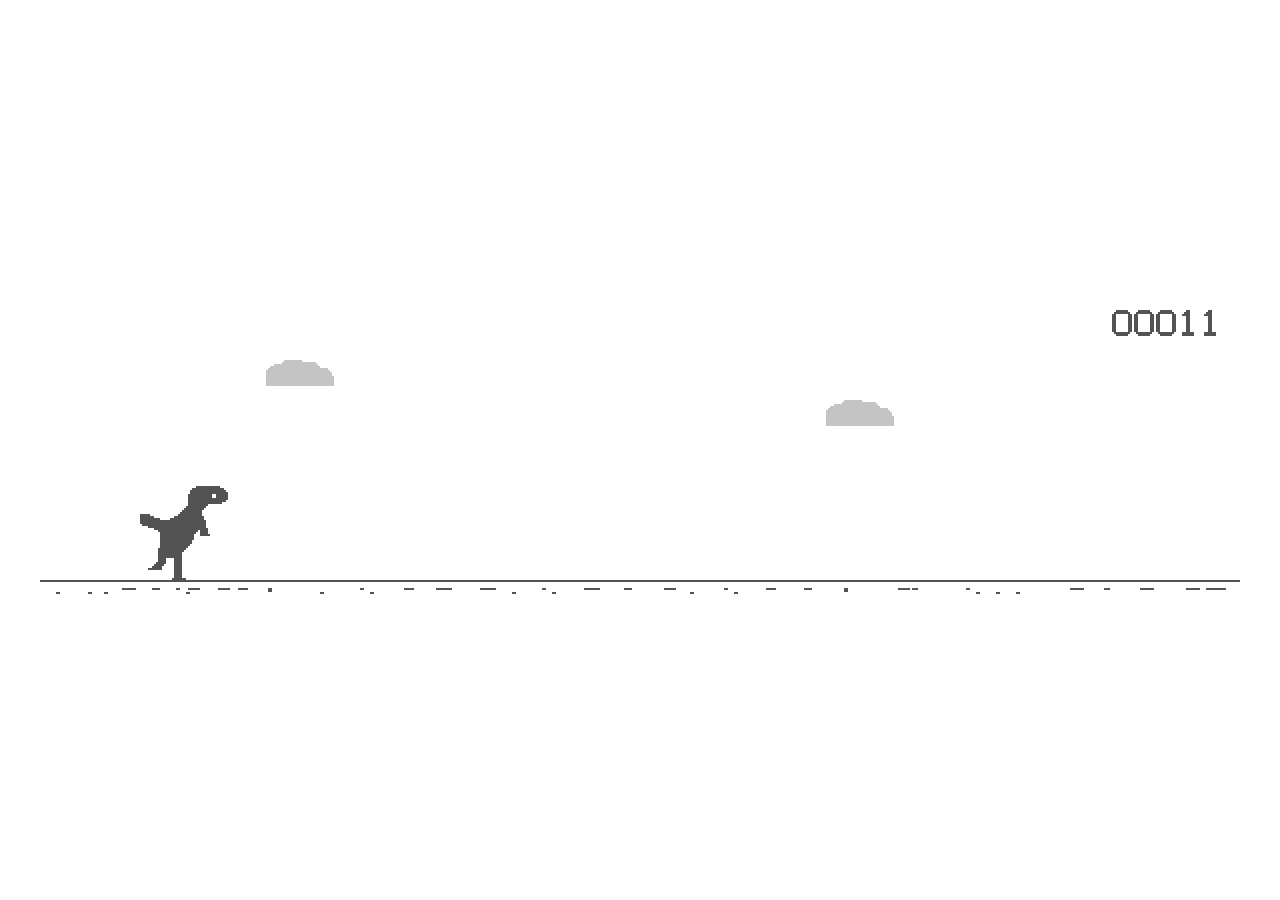
<file: dtx_dino_challenge/game/dino.html>
<!DOCTYPE html>
<html>
<head>
<meta charset="UTF-8">
<title>Dino RL</title>
<style>
* { margin:0; padding:0; box-sizing:border-box; }
body { background:#fff; display:flex; align-items:center; justify-content:center; height:100vh; }
#wrap { position:relative; }
canvas { display:block; image-rendering: pixelated; }
</style>
</head>
<body>
<div id="wrap"><canvas id="c" width="1200" height="300"></canvas></div>
<script>
(function(){
"use strict";

// ════════════════════════════════════════════════════════════════════
//  Chrome Dino clone — physics & pace match the original Chromium
//  offline game (components/neterror/resources/offline.js).
//
//  Simulation runs in the ORIGINAL coordinate space: 600 × 150,
//  ground line at y=140 (BOTTOM_PAD 10), tRex ground yPos = 93.
//  Rendered at 2× scale onto a 1200×300 canvas.
//
//  The Runner.instance_ API matches what game/chrome_driver.py reads,
//  so the RL driver works unchanged.
//
//  Curriculum control via URL params (no file edits between phases):
//    ?birds=0|1        allow pterodactyls           (default 1)
//    ?birdmin=8.5      min speed before birds spawn (default 8.5, original)
//    ?maxspeed=13      speed cap                    (default 13, original)
//    ?accel=0.001      acceleration per frame       (default 0.001, original)
//
//  This build runs in REAL TIME only. The lockstep / fixed-timestep hooks
//  present in the research build are deliberately absent: the wall-clock
//  jitter is part of the problem you are being asked to solve.
//  Example Phase-1 URL:  dino.html?birds=0
// ════════════════════════════════════════════════════════════════════

// ── URL-param curriculum config ──────────────────────────────────────
const Q = new URLSearchParams(location.search);
const ALLOW_BIRDS    = Q.get('birds')    !== '0';
const BIRD_MIN_SPEED = parseFloat(Q.get('birdmin')  || '8.5');
const MAX_SPEED      = parseFloat(Q.get('maxspeed') || '13');
const ACCELERATION   = parseFloat(Q.get('accel')    || '0.001');

// ── Original game constants ──────────────────────────────────────────
const W = 600, H = 150;            // simulation space (original)
const SCALE = 2;                   // render scale
const MS_PER_FRAME = 1000 / 60;    // physics normalised to 60fps frames
const BOTTOM_PAD   = 10;
const GROUND_LINE  = H - BOTTOM_PAD;        // 140 — feet / cactus base
const GRAVITY      = 0.6;
const INITIAL_JUMP_VELOCITY = -10;          // minus speed/10 at takeoff
const DROP_VELOCITY = -5;                   // ascent cap after max height
const MAX_JUMP_Y    = 30;                   // yPos above which ascent is capped
const SPEED_DROP_COEFFICIENT = 3;           // fast-fall multiplier (duck in air)
const INITIAL_SPEED = 6;
const GAP_COEFFICIENT = 0.6;
const MAX_GAP_COEFFICIENT = 1.5;
const MAX_OBSTACLE_LENGTH = 3;              // cactus group size
const MAX_OBSTACLE_DUPLICATION = 2;         // no 3 identical in a row
const CLEAR_TIME = 3000;                    // ms before first obstacle

// tRex dimensions (original sprite sizes)
const TREX = { X: 50, W: 44, H: 47, W_DUCK: 59, H_DUCK: 25 };
const TREX_GROUND_Y = GROUND_LINE - TREX.H;   // 93 — matches chrome_driver default

// Obstacle type definitions (original obstacle config)
const OB_TYPES = {
  CACTUS_SMALL: { w: 17, h: 35, yPos: 105, minGap: 120, multipleSpeed: 4 },
  CACTUS_LARGE: { w: 25, h: 50, yPos: 90,  minGap: 120, multipleSpeed: 7 },
  PTERODACTYL:  { w: 46, h: 40, yPositions: [100, 75, 50], minGap: 150,
                  minSpeed: BIRD_MIN_SPEED, speedOffset: 0.8 },
};

// ── Pixel-art sprites ────────────────────────────────────────────────
// Cell = 1 game px. '#' = body colour. Hand-drawn to match the
// original silhouettes at original sizes.

// Parse a sprite string → {w, h, rows}, padded/truncated to the declared size.
//
// NEVER throws, not even on a malformed sprite. bmp() runs at module scope,
// upstream of `window.Runner = {instance_: runner}`; a throw here would abort
// the IIFE, Runner would never exist, and chrome_driver.py swallows the
// resulting injection error — every episode would silently score zero with no
// stack trace anywhere. A console warning is the only safe failure mode.
function bmp(rows, w, h) {
  const mw = Math.max(...rows.map(r => r.length));
  w = w || mw;
  h = h || rows.length;
  if (mw > w || rows.length !== h) {
    console.warn('[dino sprite] declared ' + w + 'x' + h +
                 ', measured ' + mw + 'x' + rows.length);
  }
  const padded = rows.map(r =>
    r.length < w ? r + '.'.repeat(w - r.length) : r.slice(0, w));
  // h always follows rows.length so renderSprite's y < b.h loop cannot read
  // an undefined row even if the declared height disagrees.
  return { w: w, h: rows.length, rows: padded };
}

// T-Rex standing/running body 44×47 — head right, tail left.
const DINO_BODY = bmp([   // T-Rex body 44x34 — legs blit at LEG_OFFSET_Y below this
"............................############....",
"..........................################..",
".........................##################.",
".........................###################",
"........................############..######",
"........................############..######",
"........................####################",
"........................###################.",
"........................#################...",
"........................##########..........",
".......................##########...........",
"......................##########............",
".....................##########.............",
"....................###########.............",
"#####..............############.............",
"#######..........###############............",
"##########.....#################............",
"#################################...........",
"#################################...........",
".################################...........",
"....#############################...........",
".......###########################..........",
".........####################.####..........",
"..........##################..####..........",
"..........#################...#####.........",
"..........#################.................",
"..........#################.................",
"..........################..................",
"..........################..................",
"..........###############...................",
"..........##############....................",
".........##############.....................",
".........#############......................",
".........############......................."], 44, 34);

// Leg frames drawn below the body block (rows 33-46 of the 47px sprite)
const LEGS_RUN_A = bmp([   // near leg planted, far leg lifted and swung forward
".........############.......................",
".........############.......................",
".........############.......................",
".........####....####.......................",
".........####....####.......................",
".........####....#####......................",
".........####.....#####.....................",
".........####......#####....................",
".........####......#######..................",
".........####...............................",
".........####...............................",
".........####...............................",
".........####...............................",
".......#######.............................."], 44, 14);
const LEGS_RUN_B = bmp([   // far leg planted, near leg lifted and swung back
".........############.......................",
".........############.......................",
".........############.......................",
".........####....####.......................",
".........####....####.......................",
"........#####....####.......................",
".......#####.....####.......................",
"......#####......####.......................",
"....#######......####.......................",
".................####.......................",
".................####.......................",
".................####.......................",
".................####.......................",
"................#######....................."], 44, 14);
const LEGS_STAND = bmp([   // both feet planted (jump / idle / dead)
".........############.......................",
".........############.......................",
".........############.......................",
".........####....####.......................",
".........####....####.......................",
".........####....####.......................",
".........####....####.......................",
".........####....####.......................",
".........####....####.......................",
".........####....####.......................",
".........####....####.......................",
".........####....####.......................",
".........####....####.......................",
".......#######..#######....................."], 44, 14);

// Ducking T-Rex 59×25 — long flat body, head low at right.
const DINO_DUCK = bmp([   // ducking T-Rex 59x25 — snout leads, feet flush at row 24
"............................................#########......",
"...........................................#####..####.....",
"..........................................######..####.....",
"####......................................############.....",
"######................................################.....",
"########.........................###################.......",
".#########..............##########################.........",
"..###########...################################...........",
"....###########################################............",
"....##########################################.............",
"....#########################################..............",
"....########################################...............",
".....#####################################.................",
".......################################....................",
"........###########################........................",
".........#####################.............................",
"..........###############..................................",
"..........####..####.......................................",
"..........####..####.......................................",
"..........##.....##........................................",
"..........##.....##........................................",
"..........##.....##........................................",
"..........##.....##........................................",
"..........##.....##........................................",
"........######.######......................................"], 59, 25);

// Small cactus 17×35
const CACTUS_S = bmp([   // small cactus 17x35
"......#####......",
"......#####......",
"......#####......",
"......#####......",
".##...#####...##.",
"###...#####...###",
"###...#####...###",
"###...#####...###",
"###...#####...###",
"###...#####...###",
"###...#####...###",
"###...#####...###",
"###...#####...###",
"###...#####...###",
".###..#####..###.",
"..###.#####.###..",
"...###########...",
"....#########....",
".....#######.....",
"......#####......",
"......#####......",
"......#####......",
"......#####......",
"......#####......",
"......#####......",
"......#####......",
"......#####......",
"......#####......",
"......#####......",
"......#####......",
"......#####......",
"......#####......",
"......#####......",
"......#####......",
"......#####......"], 17, 35);

// Large cactus 25×50
const CACTUS_L = bmp([   // large cactus 25x50
".........#######.........",
".........#######.........",
".........#######.........",
".........#######.........",
".........#######.........",
".........#######.........",
".####....#######....####.",
"#####....#######....#####",
"#####....#######....#####",
"#####....#######....#####",
"#####....#######....#####",
"#####....#######....#####",
"#####....#######....#####",
"#####....#######....#####",
"#####....#######....#####",
"#####....#######....#####",
"#####....#######....#####",
"#####....#######....#####",
"#####....#######....#####",
"#####....#######....#####",
"#####....#######....#####",
".#####...#######...#####.",
"..#####..#######..#####..",
"...###################...",
".....###############.....",
".......###########.......",
".........#######.........",
".........#######.........",
".........#######.........",
".........#######.........",
".........#######.........",
".........#######.........",
".........#######.........",
".........#######.........",
".........#######.........",
".........#######.........",
".........#######.........",
".........#######.........",
".........#######.........",
".........#######.........",
".........#######.........",
".........#######.........",
".........#######.........",
".........#######.........",
".........#######.........",
".........#######.........",
".........#######.........",
".........#######.........",
".........#######.........",
".........#######........."], 25, 50);

// Pterodactyl 46×40 — flies left (beak toward dino), two wing frames
const BIRD_UP = bmp([   // wing raised; beak/head/body/tail shared with BIRD_DOWN
"..............................................",
"..............................................",
"..............................#######.........",
".............................########.........",
"............................#########.........",
"............................#########.........",
"...........................#########..........",
"...........................#########..........",
"..........................#########...........",
"..........................#########...........",
".........................#########............",
".........................########.............",
".........................#######..............",
".......................##########.............",
"......................#############...........",
".............########################.........",
"...........###########################........",
"..........####..#######################.......",
"......########..########################......",
"..#######################################.....",
"###########################################...",
"....#########################################.",
".........#####################################",
".............################################.",
"....................#####################.....",
".....................################.........",
"......................############............",
".......................#########..............",
"........................#######...............",
".........................#####................",
"..............................................",
"..............................................",
"..............................................",
"..............................................",
"..............................................",
"..............................................",
"..............................................",
"..............................................",
"..............................................",
".............................................."], 46, 40);
const BIRD_DOWN = bmp([   // wing swept below; body identical to BIRD_UP
"..............................................",
"..............................................",
"..............................................",
"..............................................",
"..............................................",
"..............................................",
"..............................................",
"..............................................",
"..............................................",
"..............................................",
"..............................................",
"..............................................",
".........................#######..............",
".......................##########.............",
"......................#############...........",
".............########################.........",
"...........###########################........",
"..........####..#######################.......",
"......########..########################......",
"..#######################################.....",
"###########################################...",
"....#########################################.",
".........#####################################",
".............################################.",
"....................#####################.....",
".....................################.........",
"......................############............",
".......................#########..............",
"........................#######...............",
".........................#####................",
".........................######...............",
"........................#######...............",
".......................#######................",
".......................#######................",
"......................#######.................",
"......................#######.................",
".....................#######..................",
".....................#######..................",
"....................#######...................",
".............................................."], 46, 40);

// Cloud 46×14
const CLOUD = bmp([   // cloud 46x14 — soft lobed top, flat base
"................#########.....................",
"...............#################..............",
"...........######################.............",
".........#########################............",
"........##############################........",
".......################################.......",
".......#################################......",
".......#################################......",
".......##################################.....",
".......##################################.....",
".......##################################.....",
".......##################################.....",
".......##################################.....",
".............................................."], 46, 14);

// ── Canvas ───────────────────────────────────────────────────────────
const canvas = document.getElementById('c');
const ctx    = canvas.getContext('2d');
ctx.imageSmoothingEnabled = false;

// Monochrome by design — #535353 on #ffffff IS the identity of this game.
// The extra entries are achromatic tints of the body colour, giving recessive
// elements (cloud, HI block, dust, shadow) a legible depth ramp toward white.
const PALETTE = {
  body:    '#535353',
  bg:      '#ffffff',
  cloud:   '#c4c4c4',   // was #dadada — ~10% luminance on white, near-invisible
  score:   '#535353',
  scoreHi: '#a0a0a0',
  dust:    ['#9a9a9a', '#bdbdbd', '#dcdcdc'],
  shadow:  '#e4e4e4',
};
const BODY_COL = PALETTE.body;   // renderSprite's default colour argument
const BG_COL   = PALETTE.bg;

// Pre-render sprites to offscreen canvases for fast blitting
function renderSprite(b, col) {
  const oc = document.createElement('canvas');
  oc.width = b.w * SCALE; oc.height = b.h * SCALE;
  const c2 = oc.getContext('2d');
  c2.fillStyle = col || BODY_COL;
  for (let y = 0; y < b.h; y++) {
    const row = b.rows[y];
    for (let x = 0; x < row.length; x++) {
      if (row[x] === '#') c2.fillRect(x * SCALE, y * SCALE, SCALE, SCALE);
    }
  }
  return oc;
}

const SPR = {
  body:     renderSprite(DINO_BODY),
  legsA:    renderSprite(LEGS_RUN_A),
  legsB:    renderSprite(LEGS_RUN_B),
  legsStand:renderSprite(LEGS_STAND),
  duck:     renderSprite(DINO_DUCK),
  cactusS:  renderSprite(CACTUS_S),
  cactusL:  renderSprite(CACTUS_L),
  birdUp:   renderSprite(BIRD_UP),
  birdDown: renderSprite(BIRD_DOWN),
  cloud:    renderSprite(CLOUD, PALETTE.cloud),
};

// Legs blit this far below the body's origin; equals DINO_BODY.h - 1 so the
// two sprites compose into one continuous TREX.H (47px) dino.
const LEG_OFFSET_Y = 33;

// ── Bitmap HUD font ──────────────────────────────────────────────────
// 10x13 pixel glyphs replace canvas fillText, which was the one antialiased
// element on an otherwise pixel-perfect screen. Pre-rendering two colour sets
// also removes the last ctx.font / textAlign state from the draw path.
const FONT_W = 10, FONT_H = 13, FONT_PITCH = 11;

const GLYPH_SRC = {
  '0': ["..######..",".########.","##......##","##......##","##......##","##......##","##......##","##......##","##......##","##......##","##......##",".########.","..######.."],
  '1': ["....##....","...###....","..####....","....##....","....##....","....##....","....##....","....##....","....##....","....##....","....##....","..######..","..######.."],
  '2': ["..######..",".########.","##......##","........##","........##",".......##.",".....###..","...###....","..##......",".##.......","##........","##########","##########"],
  '3': ["..######..",".########.","##......##","........##","........##","....#####.","....#####.","........##","........##","##......##","##......##",".########.","..######.."],
  '4': ["......##..",".....###..","....####..","...##.##..","..##..##..",".##...##..","##....##..","##########","##########","......##..","......##..","......##..","......##.."],
  '5': ["##########","##########","##........","##........","##........","########..",".########.","........##","........##","##......##","##......##",".########.","..######.."],
  '6': ["...#####..","..######..",".##.......","##........","##........","########..",".########.","##......##","##......##","##......##","##......##",".########.","..######.."],
  '7': ["##########","##########","........##","........##",".......##.",".......##.","......##..","......##..",".....##...",".....##...","....##....","....##....","....##...."],
  '8': ["..######..",".########.","##......##","##......##",".########.","..######..",".########.","##......##","##......##","##......##","##......##",".########.","..######.."],
  '9': ["..######..",".########.","##......##","##......##","##......##",".########.","..#######.","........##","........##","........##",".......##.","..######..","..#####..."],
  'H': ["##......##","##......##","##......##","##......##","##......##","##########","##########","##......##","##......##","##......##","##......##","##......##","##......##"],
  'I': ["..######..","..######..","....##....","....##....","....##....","....##....","....##....","....##....","....##....","....##....","....##....","..######..","..######.."],
  'A': ["..######..",".########.","##......##","##......##","##......##","##......##","##########","##########","##......##","##......##","##......##","##......##","##......##"],
  'E': ["##########","##########","##........","##........","##........","########..","########..","##........","##........","##........","##........","##########","##########"],
  'G': ["..######..",".########.","##......##","##........","##........","##...#####","##...#####","##......##","##......##","##......##","##......##",".########.","..######.."],
  'M': ["##......##","###....###","####..####","##.####.##","##..##..##","##......##","##......##","##......##","##......##","##......##","##......##","##......##","##......##"],
  'O': ["..######..",".########.","##......##","##......##","##......##","##......##","##......##","##......##","##......##","##......##","##......##",".########.","..######.."],
  'R': ["########..","#########.","##......##","##......##","##......##","#########.","########..","##..##....","##..###...","##...###..","##....###.","##.....###","##......##"],
  'V': ["##......##","##......##","##......##","##......##","##......##","##......##",".##....##.",".##....##.","..##..##..","..##..##..","...####...","....##....","....##...."],
};

const FONT    = {};   // live score / GAME OVER
const FONT_HI = {};   // recessive HI block
for (const ch in GLYPH_SRC) {
  const b = bmp(GLYPH_SRC[ch], FONT_W, FONT_H);
  FONT[ch]    = renderSprite(b, PALETTE.score);
  FONT_HI[ch] = renderSprite(b, PALETTE.scoreHi);
}

// The `if (g)` guard is load-bearing: an unmapped character must render blank
// rather than throw inside the draw loop. A space has no glyph and simply
// advances by the pitch.
function drawText(str, gx, gy, font) {
  for (let i = 0; i < str.length; i++) {
    const g = font[str[i]];
    if (g) blit(g, gx + i * FONT_PITCH, gy);
  }
}

function blit(spr, gx, gy) {   // game coords → screen
  ctx.drawImage(spr, Math.round(gx * SCALE), Math.round(gy * SCALE));
}

// Axis-aligned fill in game coords. Rounds like blit() so decorative rects
// land on the same pixel grid as sprites.
function rect(gx, gy, gw, gh, col) {
  if (col) ctx.fillStyle = col;
  ctx.fillRect(Math.round(gx) * SCALE, Math.round(gy) * SCALE, gw * SCALE, gh * SCALE);
}

// ── Ground strip ──────────────────────────────────────────────────────
// Private xorshift, seeded with a literal. Used ONLY here, at module init.
// It must never be replaced with Math.random(): gapFor/pickType/spawnObstacle
// draw from the global stream, so adding or removing a consumer there would
// reshuffle every future obstacle sequence.
function mkRand(seed) {
  let s = seed >>> 0;
  return function () {
    s ^= s << 13; s >>>= 0;
    s ^= s >>> 17;
    s ^= s << 5;  s >>>= 0;
    return s / 4294967296;
  };
}

const GROUND_STRIP_W = 2400;   // visible repeat: once per ~3.1s at top speed
const GROUND_STRIP_H = 10;     // GROUND_LINE + 10 === H === 150; do not enlarge

const GROUND_STRIP = (function () {
  const oc = document.createElement('canvas');
  oc.width  = GROUND_STRIP_W * SCALE;
  oc.height = GROUND_STRIP_H * SCALE;
  const g = oc.getContext('2d');
  g.imageSmoothingEnabled = false;
  g.fillStyle = BODY_COL;
  const px = (x, y, w, h) => g.fillRect(x * SCALE, y * SCALE, w * SCALE, h * SCALE);

  px(0, 0, GROUND_STRIP_W, 1);          // the ground line itself (row 0 = y140)

  // Motifs sit on rows 4 and 6 — exactly where the old bumps sat, so the
  // ground band does not visually move.
  const r = mkRand(0x1D0D0);
  let x = 0;
  while (x < GROUND_STRIP_W - 24) {
    const k = r();
    if (k < 0.40)      px(x, 4, 3 + ((r() * 6) | 0), 1);          // dash
    else if (k < 0.65) px(x, 6, 2, 1);                            // pebble
    else if (k < 0.85) { px(x, 4, 2, 1); px(x + 5, 6, 2, 1); }    // speckle pair
    else               { px(x, 4, 2, 2); }                        // tuft
    x += 6 + ((r() * 22) | 0);
  }
  return oc;
})();

// ── Game state ───────────────────────────────────────────────────────
let dinoY        = TREX_GROUND_Y;
let jumpVelocity = 0;
let jumping      = false;
let ducking      = false;
let speedDrop    = false;
let crashed      = false;
let started      = false;
let distanceRan  = 0;        // displayed-score units (×0.025 like original meter)
let rawDistance  = 0;        // original distanceRan units (speed/frame)
let currentSpeed = INITIAL_SPEED;
let highScore    = 0;
let runningTime  = 0;        // ms since episode start (CLEAR_TIME gate)
let obstacles    = [];       // {type, x, y, w, h, gap, group, speedOffset}
let obstacleHistory = [];    // last spawned type names (duplication rule)
let obstacleCount = 0;
let clouds       = [{x: 200, y: 30}, {x: 480, y: 50}];
let obstaclesCleared = 0;    // authoritative clear counter (RL reward source)
let deathCause   = null;     // what killed the dino (RL diagnostics)
let groundOffset = 0;
let legFrame     = 0;
let wingFrame    = 0;
let lastTime     = null;
let animId       = null;

// ── TRex interface (driven by chrome_driver.py JS injection) ────────
const tRex = {
  get yPos()        { return dinoY; },
  get jumping()     { return jumping; },
  get ducking()     { return ducking; },
  get jumpVelocity(){ return jumpVelocity; },
  startJump(speed) {
    if (!jumping && !crashed) {
      jumping      = true;
      ducking      = false;
      speedDrop    = false;
      jumpVelocity = INITIAL_JUMP_VELOCITY - (speed || currentSpeed) / 10;
    }
  },
  setDuck(v) {
    if (crashed) return;
    if (v) {
      if (jumping) {
        speedDrop = true;          // original: duck mid-air = fast fall
      } else {
        ducking = true;
      }
    } else {
      ducking   = false;
      speedDrop = false;
    }
  },
};

// ── Runner interface ─────────────────────────────────────────────────
const runner = {
  get crashed()      { return crashed; },
  get distanceRan()  { return distanceRan; },
  get currentSpeed() { return currentSpeed; },
  get obstaclesCleared() { return obstaclesCleared; },
  get deathCause()   { return deathCause; },
  get runningTime()  { return runningTime; },   // ms; for timing-jitter measurement
  get groundYPos()   { return TREX_GROUND_Y; },
  get tRex()         { return tRex; },
  get started()      { return started; },
  set started(v)     { started = !!v; },
  get activated()    { return started; },
  set activated(v)   { started = !!v; },

  get horizon() {
    return {
      obstacles: obstacles.map(ob => ({
        xPos:  ob.x,
        yPos:  ob.y,
        width: ob.w,
        typeConfig: { height: ob.h, type: ob.type },
      })),
    };
  },

  restart() {
    crashed      = false;
    distanceRan  = 0;
    rawDistance  = 0;
    currentSpeed = INITIAL_SPEED;
    dinoY        = TREX_GROUND_Y;
    jumpVelocity = 0;
    jumping      = false;
    ducking      = false;
    speedDrop    = false;
    runningTime  = 0;
    obstacles    = [];
    obstacleHistory = [];
    obstacleCount   = 0;
    obstaclesCleared = 0;
    deathCause   = null;
    groundOffset = 0;
    started      = true;
    lastTime     = null;
    if (!animId) animId = requestAnimationFrame(loop);
  },
};

window.Runner = { instance_: runner };

// ── Keyboard (human play / demos) ────────────────────────────────────
document.addEventListener('keydown', e => {
  if (e.code === 'Space' || e.code === 'ArrowUp') {
    e.preventDefault();
    if (crashed) runner.restart();
    else { started = true; tRex.startJump(currentSpeed); }
  } else if (e.code === 'ArrowDown') {
    e.preventDefault();
    tRex.setDuck(true);
  }
});
document.addEventListener('keyup', e => {
  if (e.code === 'ArrowDown') tRex.setDuck(false);
});

// ── Obstacle spawning (original gap math) ────────────────────────────
function gapFor(typeCfg, width, speed) {
  const minGap = Math.round(width * speed + typeCfg.minGap * GAP_COEFFICIENT);
  const maxGap = Math.round(minGap * MAX_GAP_COEFFICIENT);
  return minGap + Math.floor(Math.random() * (maxGap - minGap));
}

function pickType() {
  const names = ['CACTUS_SMALL', 'CACTUS_LARGE'];
  if (ALLOW_BIRDS && currentSpeed >= OB_TYPES.PTERODACTYL.minSpeed) {
    names.push('PTERODACTYL');
  }
  // Original duplication rule: max 2 identical in a row
  let name, tries = 0;
  do {
    name = names[Math.floor(Math.random() * names.length)];
    tries++;
  } while (tries < 5 &&
           obstacleHistory.length >= MAX_OBSTACLE_DUPLICATION &&
           obstacleHistory.slice(-MAX_OBSTACLE_DUPLICATION).every(n => n === name));
  return name;
}

function spawnObstacle() {
  const name = pickType();
  const cfg  = OB_TYPES[name];
  obstacleCount++;

  if (name === 'PTERODACTYL') {
    const y = cfg.yPositions[Math.floor(Math.random() * cfg.yPositions.length)];
    obstacles.push({
      type: name, x: W, y, w: cfg.w, h: cfg.h,
      gap: gapFor(cfg, cfg.w, currentSpeed),
      speedOffset: Math.random() > 0.5 ? cfg.speedOffset : -cfg.speedOffset,
      group: 1,
    });
  } else {
    // Group size: original allows multiples once speed > multipleSpeed
    let group = 1;
    if (currentSpeed > cfg.multipleSpeed) {
      group = 1 + Math.floor(Math.random() * MAX_OBSTACLE_LENGTH);
    }
    const w = cfg.w * group;
    obstacles.push({
      type: name, x: W, y: cfg.yPos, w, h: cfg.h,
      gap: gapFor(cfg, w, currentSpeed),
      speedOffset: 0,
      group,
    });
  }
  obstacleHistory.push(name);
  if (obstacleHistory.length > 4) obstacleHistory.shift();
}

// ── Collision (effective boxes tuned to reproduce original behavior) ─
//   low bird (y=100): hits both standing & ducking → must jump
//   mid bird (y=75):  hits standing, clears ducking → must duck
//   high bird (y=50): clears standing → run under
function checkCollision() {
  let dx, dy, dw, dh;
  if (ducking) {
    dx = TREX.X + 2;  dy = GROUND_LINE - TREX.H_DUCK;
    dw = TREX.W_DUCK - 8;  dh = TREX.H_DUCK;
  } else {
    dx = TREX.X + 6;  dy = dinoY + 2;
    dw = TREX.W - 14;  dh = TREX.H - 4;
  }

  for (const ob of obstacles) {
    let ox, oy, ow, oh;
    if (ob.type === 'PTERODACTYL') {
      ox = ob.x + 12; oy = ob.y + 10;
      ow = ob.w - 24; oh = ob.h - 18;
    } else {
      ox = ob.x + 2;  oy = ob.y + 2;
      ow = ob.w - 4;  oh = ob.h - 2;
    }
    if (dx < ox + ow && dx + dw > ox && dy < oy + oh && dy + dh > oy) {
      if (ob.type === 'PTERODACTYL') {
        const label = {100: 'low', 75: 'mid', 50: 'high'}[ob.y] || '?';
        return 'bird_' + label;
      }
      return ob.type.toLowerCase();
    }
  }
  return null;
}

// ── Update (dt-based, original frame normalisation) ─────────────────
function update(dt) {
  if (crashed || !started) return;

  const fe = dt / MS_PER_FRAME;      // framesElapsed — original normalisation
  runningTime += dt;

  // Jump physics (original updateJump)
  if (jumping) {
    const mult = speedDrop ? SPEED_DROP_COEFFICIENT : 1;
    dinoY        += jumpVelocity * mult * fe;
    jumpVelocity += GRAVITY * fe;
    // Cap ascent once max height reached (original endJump behavior)
    if (dinoY < MAX_JUMP_Y && jumpVelocity < DROP_VELOCITY) {
      jumpVelocity = DROP_VELOCITY;
    }
    if (dinoY >= TREX_GROUND_Y) {
      dinoY        = TREX_GROUND_Y;
      jumpVelocity = 0;
      jumping      = false;
      speedDrop    = false;
    }
  }

  // Obstacles move at game speed (+ bird offset); count clears on pass
  for (const ob of obstacles) {
    ob.x -= (currentSpeed + (ob.speedOffset || 0)) * fe;
    if (!ob.counted && ob.x + ob.w < TREX.X) {
      ob.counted = true;
      obstaclesCleared++;
    }
  }
  obstacles = obstacles.filter(ob => ob.x + ob.w > -10);

  // Spawn: original horizon logic — first obstacle after CLEAR_TIME,
  // then each next when the gap behind the last one has scrolled in.
  if (runningTime > CLEAR_TIME) {
    if (obstacles.length === 0) {
      spawnObstacle();
    } else {
      const last = obstacles[obstacles.length - 1];
      if (W - (last.x + last.w) > last.gap) spawnObstacle();
    }
  }

  // Distance & speed (original: distance += speed·fe, accel per frame)
  rawDistance += currentSpeed * fe;
  distanceRan  = rawDistance * 0.025;          // displayed-score units
  if (currentSpeed < MAX_SPEED) {
    currentSpeed = Math.min(MAX_SPEED, currentSpeed + ACCELERATION * fe);
  }

  groundOffset = (groundOffset + currentSpeed * fe) % 60;
  legFrame  = (legFrame  + fe / 6) % 1;     // original run anim ~12fps
  wingFrame = (wingFrame + fe / 12) % 1;    // bird flap slower

  // Clouds drift at fraction of speed
  for (const cl of clouds) {
    cl.x -= currentSpeed * 0.2 * fe;
    if (cl.x < -50) { cl.x = W + 30; cl.y = 20 + Math.random() * 40; }
  }

  const cause = checkCollision();
  if (cause !== null) {
    crashed = true;
    deathCause = cause;
    if (distanceRan > highScore) highScore = distanceRan;
  }
}

// ── Draw ─────────────────────────────────────────────────────────────
// Scroll phase is a PURE FUNCTION of rawDistance, never an accumulator, so it
// cannot drift with frame rate. rawDistance advances at groundOffset's rate and
// restart() already
// zeroes it, so the ground snaps back every episode with nothing added to the
// reset list.
//
// NOTE: groundOffset (update() line ~685, restart() reset list) is deliberately
// left in place though the renderer no longer reads it. Removing it would mean
// editing update() and runner.restart(), both of which are RL-driver contract.
function drawGround() {
  const ph = Math.round(rawDistance % GROUND_STRIP_W);
  const y  = GROUND_LINE * SCALE;
  ctx.drawImage(GROUND_STRIP, -ph * SCALE, y);
  if (ph > GROUND_STRIP_W - W) {
    ctx.drawImage(GROUND_STRIP, (GROUND_STRIP_W - ph) * SCALE, y);
  }
}

// ── Contact layer (draw-owned state only) ────────────────────────────
// These three scalars live here, not in the game-state block, because they are
// rendering state: advanced in draw(), never in update(), never read back into
// the simulation. They are fixed scalars — no array that could grow across the
// thousands of episodes the driver runs in one JS context.
let fxPrevJump = false;
let fxDustAt   = -1e9;
let fxLastRaw  = 0;

function drawContact() {
  // Episode restart detected in the draw layer rather than by hooking
  // runner.restart(), which is the interface your driver depends on.
  if (rawDistance < fxLastRaw) { fxDustAt = -1e9; fxPrevJump = false; }
  fxLastRaw = rawDistance;

  // Landing edge — needs no hook in update().
  if (!crashed && fxPrevJump && !jumping) fxDustAt = rawDistance;
  fxPrevJump = jumping;

  // Shadow narrows with altitude. Reads dinoY, writes nothing.
  if (jumping && !crashed) {
    const h = TREX_GROUND_Y - dinoY;
    const w = Math.max(10, 26 - Math.min(16, h * 0.28));
    rect(TREX.X + 6 + (26 - w) / 2, GROUND_LINE + 2, w, 1, PALETTE.shadow);
  }

  // Dust ages in DISTANCE, and is drawn at (landing spot - age), which pins it
  // to the world and scrolls it left at exactly ground speed for free.
  const age = rawDistance - fxDustAt;
  if (age >= 0 && age < 26) {
    const col = PALETTE.dust[age < 9 ? 0 : age < 18 ? 1 : 2];
    const x   = TREX.X + 6 - age;
    rect(x,     GROUND_LINE - 1, 2, 1, col);
    rect(x + 5, GROUND_LINE - 3, 2, 1, col);
    rect(x - 4, GROUND_LINE - 2, 1, 1, col);
  }
}

// distanceRan and its 0.025 coefficient are the API score the driver reads —
// format them here, never redefine them.
function drawScore() {
  const cur = String(Math.floor(distanceRan)).padStart(5, '0');
  const gx  = W - 10 - 5 * FONT_PITCH + 1;   // right edge at x = W - 10
  drawText(cur, gx, 5, FONT);

  // Only once there is a score worth showing — "HI 00000" is noise.
  if (Math.floor(highScore) > 0) {
    const hiStr = 'HI ' + String(Math.floor(highScore)).padStart(5, '0');
    drawText(hiStr, gx - 8 - hiStr.length * FONT_PITCH, 5, FONT_HI);
  }
}

function drawDino() {
  if (ducking && !jumping) {
    blit(SPR.duck, TREX.X, GROUND_LINE - TREX.H_DUCK);
    return;
  }
  blit(SPR.body, TREX.X, dinoY);
  const legs = jumping ? SPR.legsStand
             : (legFrame < 0.5 ? SPR.legsA : SPR.legsB);
  blit(legs, TREX.X, dinoY + LEG_OFFSET_Y);
}

function drawObstacle(ob) {
  if (ob.type === 'PTERODACTYL') {
    blit(wingFrame < 0.5 ? SPR.birdUp : SPR.birdDown, ob.x, ob.y);
  } else {
    const spr = ob.type === 'CACTUS_SMALL' ? SPR.cactusS : SPR.cactusL;
    const unit = OB_TYPES[ob.type].w;
    for (let i = 0; i < ob.group; i++) {
      blit(spr, ob.x + i * unit, ob.y);
    }
  }
}

function draw() {
  ctx.fillStyle = BG_COL;
  ctx.fillRect(0, 0, W * SCALE, H * SCALE);

  for (const cl of clouds) blit(SPR.cloud, cl.x, cl.y);
  drawGround();
  drawContact();
  for (const ob of obstacles) drawObstacle(ob);
  drawDino();
  drawScore();

  // y=42 matches the original's Math.round((canvasHeight - 25) / 3).
  if (crashed) {
    drawText('GAME OVER', Math.round((W - 9 * FONT_PITCH) / 2), 42, FONT);
  }
}

// ── Main loop ────────────────────────────────────────────────────────
// Variable timestep, driven by requestAnimationFrame. Physics is normalised by
// framesElapsed (fe = dt / MS_PER_FRAME), so the game runs at the same PACE on
// any display — but not with the same per-frame granularity. On a fast display
// the jump arc is integrated in smaller sub-steps than on a 60Hz one. That is
// real, it is measurable, and it is yours to deal with.
function loop(ts) {
  const dt = lastTime !== null ? Math.min(ts - lastTime, 100) : MS_PER_FRAME;
  lastTime = ts;
  update(dt);
  draw();
  animId = requestAnimationFrame(loop);
}

// Auto-start: the RL trainer drives the game via JS injection.
started = true;
animId  = requestAnimationFrame(loop);

})();
</script>
</body>
</html>
</file>
